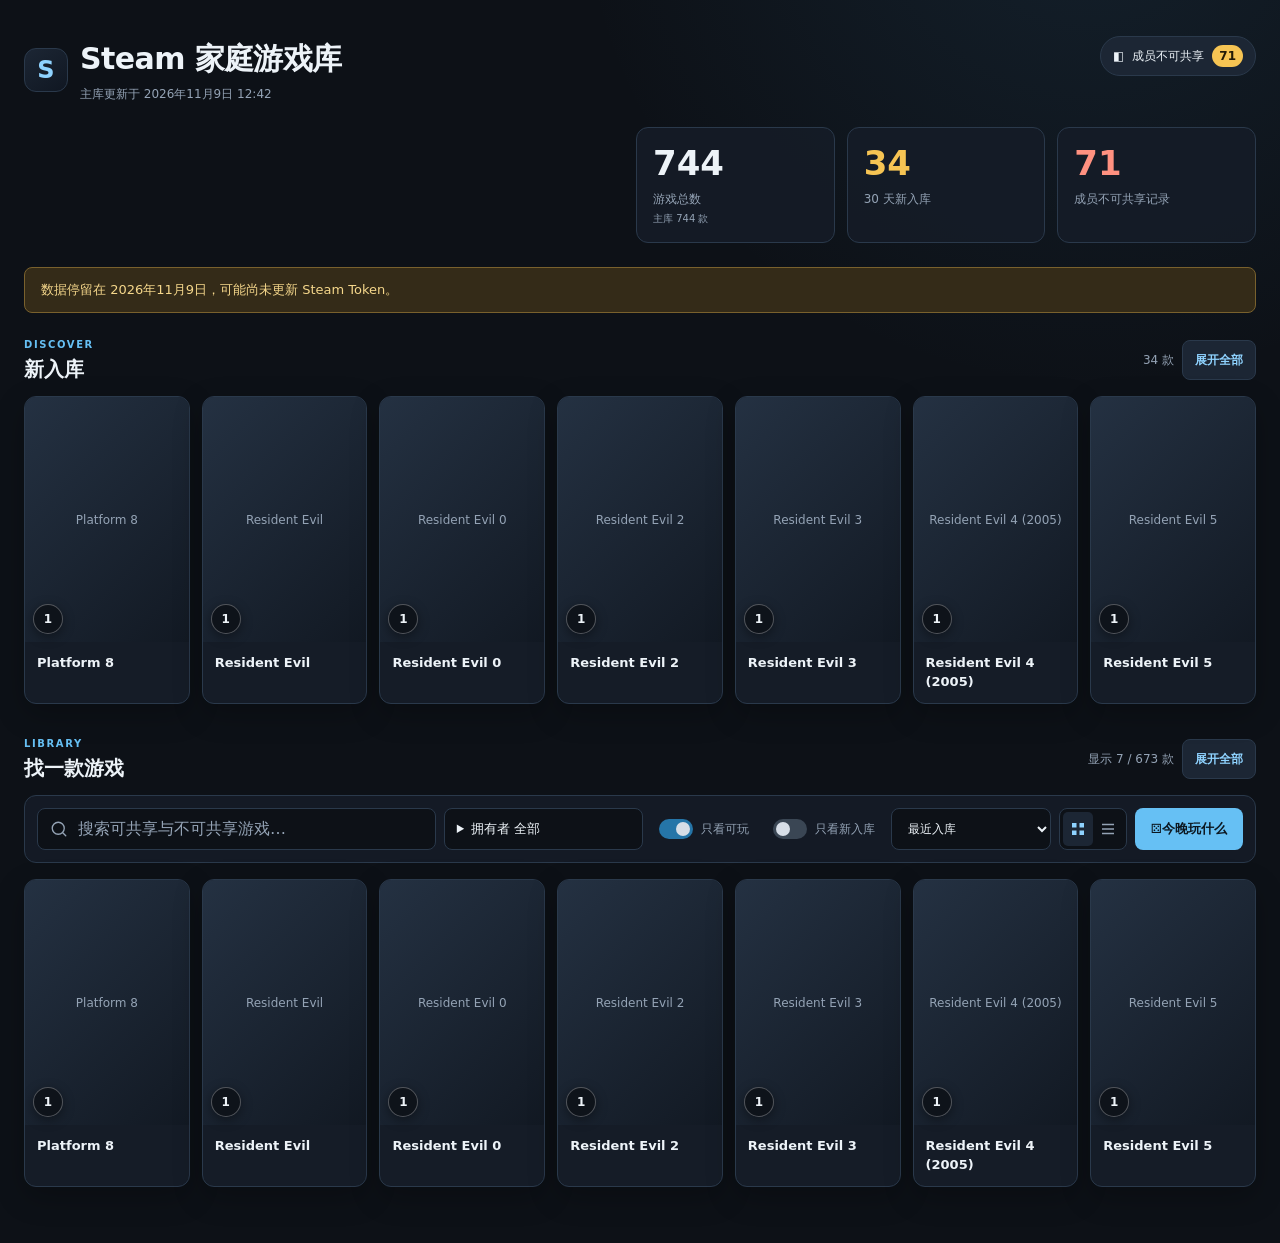
<file: site/index.html>
<!DOCTYPE html>
<html lang="zh-CN">
<head>
  <!--
    本地预览：在 site/ 目录运行 python -m http.server 8000
    真实数据：http://localhost:8000/
    模拟数据：http://localhost:8000/?mock=1
  -->
  <meta charset="UTF-8">
  <meta name="viewport" content="width=device-width, initial-scale=1.0">
  <meta name="color-scheme" content="dark">
  <title>Steam 家庭游戏库</title>
  <link rel="stylesheet" href="styles.css">
  <script src="app.js" defer></script>
</head>
<body>
  <div class="page-shell">
    <header class="page-header">
      <div class="header-main">
        <div class="brand">
          <span class="brand-icon" aria-hidden="true">S</span>
          <div>
            <h1>Steam 家庭游戏库</h1>
            <p id="updated-at" class="updated-at">正在读取数据…</p>
          </div>
        </div>
        <button id="member-panel-button" class="member-panel-button" type="button" aria-haspopup="dialog">
          <span aria-hidden="true">◧</span>
          成员不可共享
          <strong id="member-panel-badge">0</strong>
        </button>
      </div>
      <div class="stats" aria-label="游戏库统计">
        <div class="stat-card">
          <strong id="total-count">—</strong>
          <span>游戏总数</span>
          <em id="main-count-note">主库 — 款</em>
        </div>
        <div class="stat-card stat-new">
          <strong id="new-count">—</strong>
          <span>30 天新入库</span>
        </div>
        <div class="stat-card stat-unplayable">
          <strong id="unplayable-count">—</strong>
          <span>成员不可共享记录</span>
        </div>
      </div>
    </header>

    <div id="stale-alert" class="stale-alert" role="status" hidden></div>
    <div id="load-error" class="load-error" role="alert" hidden></div>

    <section class="new-section" aria-labelledby="new-section-title">
      <div class="section-heading">
        <div>
          <p class="eyebrow">DISCOVER</p>
          <h2 id="new-section-title">新入库</h2>
        </div>
        <div class="section-actions">
          <span id="new-section-count" class="section-count"></span>
          <button id="toggle-new" class="expand-button" type="button" aria-expanded="false" aria-controls="new-games" hidden>展开全部</button>
        </div>
      </div>
      <div id="new-games" class="games-grid new-games-grid" aria-live="polite"></div>
      <p id="new-empty" class="inline-empty" hidden>最近 30 天没有新入库游戏。</p>
    </section>

    <section class="library-section" aria-labelledby="library-title">
      <div class="section-heading library-heading">
        <div>
          <p class="eyebrow">LIBRARY</p>
          <h2 id="library-title">找一款游戏</h2>
        </div>
        <div class="section-actions">
          <span id="result-count" class="section-count"></span>
          <button id="toggle-library" class="expand-button" type="button" aria-expanded="false" aria-controls="games" hidden>展开全部</button>
        </div>
      </div>

      <div class="toolbar" aria-label="游戏筛选工具">
        <label class="search-box">
          <span class="visually-hidden">搜索游戏名称</span>
          <svg viewBox="0 0 24 24" aria-hidden="true"><path d="m21 21-4.35-4.35m2.35-5.65a8 8 0 1 1-16 0 8 8 0 0 1 16 0Z"/></svg>
          <input id="search-input" type="search" placeholder="搜索可共享与不可共享游戏…" autocomplete="off">
        </label>

        <details id="owner-filter" class="owner-filter">
          <summary>拥有者 <span id="owner-filter-count"></span></summary>
          <div class="owner-menu">
            <div id="owner-options" class="owner-options"></div>
            <button id="clear-owners" class="text-button" type="button">清空选择</button>
          </div>
        </details>

        <label class="switch-control">
          <input id="playable-only" type="checkbox" checked>
          <span class="switch" aria-hidden="true"></span>
          <span>只看可玩</span>
        </label>

        <label class="switch-control">
          <input id="new-only" type="checkbox">
          <span class="switch" aria-hidden="true"></span>
          <span>只看新入库</span>
        </label>

        <label class="select-control">
          <span class="visually-hidden">排序方式</span>
          <select id="sort-select">
            <option value="recent">最近入库</option>
            <option value="name">名称</option>
            <option value="playtime">我的游玩时长</option>
          </select>
        </label>

        <div class="view-switch" role="group" aria-label="展示方式">
          <button type="button" data-view="grid" class="active" aria-pressed="true" title="海报视图">
            <svg viewBox="0 0 24 24" aria-hidden="true"><path d="M4 4h6v6H4zm10 0h6v6h-6zM4 14h6v6H4zm10 0h6v6h-6z"/></svg>
            <span class="visually-hidden">海报视图</span>
          </button>
          <button type="button" data-view="list" aria-pressed="false" title="列表视图">
            <svg viewBox="0 0 24 24" aria-hidden="true"><path d="M4 6h16M4 12h16M4 18h16"/></svg>
            <span class="visually-hidden">列表视图</span>
          </button>
        </div>

        <button id="random-button" class="random-button" type="button">
          <span aria-hidden="true">⚄</span> 今晚玩什么
        </button>
      </div>

      <div id="loading" class="loading-state" role="status">正在加载游戏库…</div>
      <div id="games" class="games-grid"></div>
      <div id="empty-results" class="empty-results" hidden>
        <strong>没有找到符合条件的游戏</strong>
        <p>试试清空搜索、减少拥有者筛选，或关闭“只看可玩”。</p>
        <button id="reset-filters" class="secondary-button" type="button">重置筛选</button>
      </div>
    </section>
  </div>

  <div id="member-drawer-backdrop" class="drawer-backdrop" hidden>
    <aside id="member-drawer" class="member-drawer" role="dialog" aria-modal="true" aria-labelledby="member-drawer-title" hidden>
      <header class="drawer-header">
        <div>
          <p class="eyebrow">MEMBERS</p>
          <h2 id="member-drawer-title">成员不可共享</h2>
        </div>
        <button id="close-member-drawer" class="drawer-close" type="button" aria-label="关闭成员不可共享面板">×</button>
      </header>
      <p id="member-empty" class="drawer-empty" hidden>尚未收集成员不可共享数据</p>
      <div id="member-groups" class="member-groups"></div>
    </aside>
  </div>

  <div id="game-modal" class="modal-backdrop" role="dialog" aria-modal="true" aria-labelledby="modal-title" hidden>
    <div class="modal-panel">
      <button id="close-modal" class="modal-close" type="button" aria-label="关闭详情">×</button>
      <div id="modal-poster" class="modal-poster"></div>
      <div class="modal-content">
        <p class="eyebrow">GAME DETAILS</p>
        <h2 id="modal-title"></h2>
        <dl class="game-details">
          <div><dt>拥有者</dt><dd id="modal-owners"></dd></div>
          <div><dt>入库日期</dt><dd id="modal-acquired"></dd></div>
          <div><dt>我的游玩时长</dt><dd id="modal-playtime"></dd></div>
        </dl>
        <div id="modal-copy" class="modal-copy"></div>
        <p id="modal-reason" class="modal-reason" hidden></p>
        <div class="modal-actions">
          <a id="store-link" class="primary-button" href="#" target="_blank" rel="noopener noreferrer">Steam 商店</a>
          <a id="xiaoheihe-link" class="secondary-button" href="#" target="_blank" rel="noopener noreferrer">小黑盒</a>
        </div>
        <button id="reroll-button" class="reroll-button" type="button">换一款</button>
      </div>
    </div>
  </div>

  <div id="reason-backdrop" class="reason-backdrop" hidden>
    <div id="reason-popover" class="reason-popover" role="dialog" aria-modal="false" aria-labelledby="reason-popover-title">
      <header>
        <h2 id="reason-popover-title">不可共享原因</h2>
        <button id="close-reason" type="button" aria-label="关闭解释">×</button>
      </header>
      <p id="reason-popover-text"></p>
    </div>
  </div>

  <div id="toast" class="toast" role="status" aria-live="polite" hidden></div>
  <noscript>此看板需要启用 JavaScript 才能读取和筛选游戏数据。</noscript>
</body>
</html>
</file>
<file: site/styles.css>
:root {
  --color-bg: #0d1117;
  --color-surface: #151c27;
  --color-surface-raised: #1c2634;
  --color-surface-hover: #243244;
  --color-border: #2a394b;
  --color-text: #edf3f8;
  --color-muted: #94a3b5;
  --color-accent: #66c0f4;
  --color-accent-strong: #8fd3ff;
  --color-new: #f6c453;
  --color-danger: #ff9180;
  --color-warning-bg: #342b18;
  --color-warning-text: #f5d78b;
  --radius-small: 8px;
  --radius-medium: 12px;
  --radius-large: 18px;
  --space-1: 4px;
  --space-2: 8px;
  --space-3: 12px;
  --space-4: 16px;
  --space-5: 24px;
  --space-6: 32px;
  --card-width: 150px;
  --new-card-width: 150px;
  --content-width: 1500px;
  --shadow-card: 0 10px 30px rgb(0 0 0 / 24%);
  --shadow-overlay: 0 24px 80px rgb(0 0 0 / 55%);
  --transition-fast: 160ms ease;
}

* { box-sizing: border-box; }

[hidden] { display: none !important; }

html {
  background: var(--color-bg);
  scroll-behavior: smooth;
}

body {
  margin: 0;
  min-width: 320px;
  min-height: 100vh;
  color: var(--color-text);
  background:
    radial-gradient(circle at 85% -10%, rgb(61 126 171 / 14%), transparent 32rem),
    var(--color-bg);
  font-family: "Segoe UI", "Microsoft YaHei", system-ui, sans-serif;
  line-height: 1.5;
}

body.modal-open { overflow: hidden; }
button, input, select { color: inherit; font: inherit; }
button, summary, select { cursor: pointer; }
button { border: 0; }
img { display: block; max-width: 100%; }
h1, h2, p { margin: 0; }
:focus-visible {
  outline: 2px solid var(--color-accent);
  outline-offset: 3px;
}

.page-shell {
  width: min(100%, var(--content-width));
  margin: 0 auto;
  padding: var(--space-4);
}

.page-header {
  display: grid;
  gap: var(--space-5);
  padding: var(--space-3) 0 var(--space-5);
}

.header-main {
  display: flex;
  align-items: flex-start;
  justify-content: space-between;
  gap: var(--space-3);
}

.brand {
  display: flex;
  align-items: center;
  gap: var(--space-3);
  min-width: 0;
}

.brand-icon {
  display: grid;
  width: 44px;
  height: 44px;
  flex: 0 0 auto;
  place-items: center;
  border: 1px solid var(--color-border);
  border-radius: var(--radius-medium);
  color: var(--color-accent-strong);
  background: linear-gradient(145deg, var(--color-surface-raised), #101722);
  font-size: 24px;
  font-weight: 800;
}

h1 {
  font-size: clamp(21px, 4vw, 30px);
  letter-spacing: -0.02em;
}

.updated-at {
  margin-top: var(--space-1);
  color: var(--color-muted);
  font-size: 12px;
}

.member-panel-button {
  display: inline-flex;
  align-items: center;
  gap: var(--space-2);
  min-height: 40px;
  flex: 0 0 auto;
  padding: 0 var(--space-3);
  border: 1px solid var(--color-border);
  border-radius: 999px;
  color: var(--color-text);
  background: var(--color-surface-raised);
  font-size: 12px;
  white-space: nowrap;
}

.member-panel-button:hover { background: var(--color-surface-hover); }
.member-panel-button strong {
  min-width: 24px;
  padding: 2px 7px;
  border-radius: 999px;
  color: #211a07;
  background: var(--color-new);
  font-size: 12px;
  text-align: center;
}

.stats {
  display: grid;
  grid-template-columns: repeat(3, minmax(0, 1fr));
  gap: var(--space-2);
}

.stat-card {
  min-width: 0;
  padding: var(--space-3);
  border: 1px solid var(--color-border);
  border-radius: var(--radius-medium);
  background: rgb(21 28 39 / 88%);
}

.stat-card strong,
.stat-card span,
.stat-card em { display: block; }
.stat-card strong {
  color: var(--color-text);
  font-size: clamp(23px, 5vw, 34px);
  line-height: 1.15;
}
.stat-card span {
  margin-top: var(--space-2);
  color: var(--color-muted);
  font-size: 11px;
  line-height: 1.35;
  overflow-wrap: anywhere;
}
.stat-card em {
  margin-top: var(--space-1);
  color: var(--color-muted);
  font-size: 10px;
  font-style: normal;
}
.stat-new strong { color: var(--color-new); }
.stat-unplayable strong { color: var(--color-danger); }

.stale-alert,
.load-error {
  margin-bottom: var(--space-5);
  padding: var(--space-3) var(--space-4);
  border-radius: var(--radius-small);
  font-size: 13px;
}
.stale-alert {
  border: 1px solid #79612d;
  color: var(--color-warning-text);
  background: var(--color-warning-bg);
}
.load-error {
  border: 1px solid #75473f;
  color: #ffc0b4;
  background: #321f20;
}

.new-section,
.library-section { margin-bottom: var(--space-6); }
.section-heading {
  display: flex;
  align-items: center;
  justify-content: space-between;
  gap: var(--space-3);
  margin-bottom: var(--space-3);
}
.section-heading h2 { font-size: 20px; }
.eyebrow {
  margin-bottom: 2px;
  color: var(--color-accent);
  font-size: 10px;
  font-weight: 700;
  letter-spacing: 0.16em;
}
.section-actions {
  display: flex;
  align-items: center;
  justify-content: flex-end;
  gap: var(--space-2);
  min-width: 0;
}
.section-count {
  color: var(--color-muted);
  font-size: 12px;
  white-space: nowrap;
}
.expand-button {
  min-height: 40px;
  padding: 0 var(--space-3);
  border: 1px solid var(--color-border);
  border-radius: var(--radius-small);
  color: var(--color-accent-strong);
  background: var(--color-surface-raised);
  font-size: 12px;
  font-weight: 650;
  white-space: nowrap;
}
.expand-button:hover { background: var(--color-surface-hover); }
.inline-empty {
  padding: var(--space-3) var(--space-4);
  border: 1px dashed var(--color-border);
  border-radius: var(--radius-small);
  color: var(--color-muted);
  font-size: 13px;
}

.games-grid {
  display: grid;
  grid-template-columns: repeat(auto-fill, minmax(min(100%, var(--card-width)), 1fr));
  gap: var(--space-3);
}
.new-games-grid {
  grid-template-columns: repeat(auto-fill, minmax(min(100%, var(--new-card-width)), 1fr));
}

.image-frame {
  position: relative;
  width: 100%;
  overflow: hidden;
  background: linear-gradient(135deg, #243142, #121923);
}
.image-frame img {
  width: 100%;
  height: 100%;
  object-fit: cover;
}
.image-placeholder {
  display: grid;
  width: 100%;
  height: 100%;
  min-height: inherit;
  place-items: center;
  padding: var(--space-3);
  color: var(--color-muted);
  font-size: 12px;
  text-align: center;
  overflow-wrap: anywhere;
}
.new-badge {
  position: absolute;
  z-index: 2;
  top: var(--space-2);
  left: var(--space-2);
  padding: 3px 7px;
  border-radius: 5px;
  color: #211a07;
  background: var(--color-new);
  box-shadow: 0 2px 10px rgb(0 0 0 / 35%);
  font-size: 10px;
  font-weight: 900;
  letter-spacing: 0.06em;
}

.game-card {
  position: relative;
  display: flex;
  min-width: 0;
  flex-direction: column;
  overflow: hidden;
  border: 1px solid var(--color-border);
  border-radius: var(--radius-medium);
  background: var(--color-surface);
  box-shadow: var(--shadow-card);
  cursor: pointer;
  transition: transform var(--transition-fast), border-color var(--transition-fast);
}
.game-card:hover,
.game-card:focus-visible {
  border-color: #52728f;
  transform: translateY(-3px);
}
.poster-frame {
  position: relative;
  aspect-ratio: 2 / 3;
}
.poster-frame > .image-frame {
  position: absolute;
  inset: 0;
  height: 100%;
  aspect-ratio: auto;
}
.game-card:has(.provider-control:hover),
.game-card:has(.provider-control:focus-visible),
.game-card:has(.reason-help:hover),
.game-card:has(.reason-help:focus-visible) {
  z-index: 40;
  overflow: visible;
}
.card-info {
  padding: var(--space-3);
}
.game-name {
  display: -webkit-box;
  overflow: hidden;
  font-size: 13px;
  font-weight: 650;
  line-height: 1.4;
  -webkit-box-orient: vertical;
  -webkit-line-clamp: 2;
  overflow-wrap: anywhere;
}
.game-owners,
.game-reason {
  margin-top: var(--space-1);
  color: var(--color-muted);
  font-size: 11px;
  overflow-wrap: anywhere;
}
.game-reason { color: var(--color-danger); }
.game-card.unplayable .image-frame,
.game-card.unplayable .game-name,
.game-card.unplayable .game-owners {
  filter: grayscale(0.9);
  opacity: 0.55;
}

/* 份数按钮：桌面悬停显示悬浮框，移动端点击展开卡片内提供者区域。 */
.provider-control {
  position: absolute;
  z-index: 4;
  bottom: var(--space-2);
  left: var(--space-2);
  display: grid;
  width: 30px;
  height: 30px;
  place-items: center;
  border: 1px solid rgb(255 255 255 / 28%);
  border-radius: 50%;
  color: var(--color-text);
  background: rgb(13 17 23 / 82%);
  box-shadow: 0 3px 12px rgb(0 0 0 / 40%);
  font-size: 12px;
  font-weight: 800;
}
.provider-control:hover,
.provider-control:focus-visible { background: rgb(37 117 168 / 92%); }
.provider-popover {
  position: absolute;
  z-index: 10;
  bottom: calc(100% + var(--space-2));
  left: 0;
  width: max(190px, max-content);
  max-width: min(320px, calc(100vw - 32px));
  padding: var(--space-3);
  border: 1px solid var(--color-border);
  border-radius: var(--radius-small);
  color: var(--color-text);
  background: var(--color-surface-raised);
  box-shadow: var(--shadow-overlay);
  opacity: 0;
  pointer-events: none;
  transform: translateY(4px);
  transition: opacity var(--transition-fast), transform var(--transition-fast);
}
.provider-popover strong {
  display: block;
  margin-bottom: var(--space-2);
  color: var(--color-accent-strong);
  font-size: 12px;
}
.provider-popover span {
  display: block;
  padding: 2px 0;
  color: var(--color-muted);
  font-size: 12px;
}
.provider-control:hover + .provider-popover,
.provider-control:focus-visible + .provider-popover {
  opacity: 1;
  transform: translateY(0);
}
.provider-panel {
  display: none;
  padding: 0 var(--space-3) var(--space-3);
  border-top: 1px solid var(--color-border);
  background: var(--color-surface-raised);
}
.game-card.providers-open .provider-panel { display: block; }
.provider-panel strong {
  display: block;
  padding: var(--space-2) 0 var(--space-1);
  color: var(--color-accent-strong);
  font-size: 11px;
}
.provider-line {
  padding: 2px 0;
  color: var(--color-muted);
  font-size: 11px;
  overflow-wrap: anywhere;
}
.provider-line.closed { color: var(--color-danger); }

.toolbar {
  display: grid;
  grid-template-columns: repeat(2, minmax(0, 1fr));
  gap: var(--space-2);
  margin-bottom: var(--space-4);
  padding: var(--space-3);
  border: 1px solid var(--color-border);
  border-radius: var(--radius-medium);
  background: rgb(21 28 39 / 92%);
}
.search-box {
  display: flex;
  grid-column: 1 / -1;
  align-items: center;
  gap: var(--space-2);
  min-height: 42px;
  padding: 0 var(--space-3);
  border: 1px solid var(--color-border);
  border-radius: var(--radius-small);
  background: var(--color-bg);
}
.search-box:focus-within { border-color: var(--color-accent); }
.search-box svg {
  width: 18px;
  flex: 0 0 auto;
  fill: none;
  stroke: var(--color-muted);
  stroke-linecap: round;
  stroke-width: 1.8;
}
.search-box input {
  width: 100%;
  min-width: 0;
  border: 0;
  outline: 0;
  background: transparent;
}
.search-box input::placeholder { color: var(--color-muted); }
.owner-filter {
  position: relative;
  min-width: 0;
  min-height: 42px;
  border: 1px solid var(--color-border);
  border-radius: var(--radius-small);
  background: var(--color-bg);
}
.owner-filter summary {
  padding: 10px var(--space-3);
  overflow: hidden;
  font-size: 13px;
  text-overflow: ellipsis;
  white-space: nowrap;
}
.owner-filter[open] { z-index: 20; }
.owner-menu {
  position: absolute;
  z-index: 30;
  top: calc(100% + var(--space-1));
  left: 0;
  width: max(100%, 180px);
  overflow: hidden;
  border: 1px solid var(--color-border);
  border-radius: var(--radius-small);
  background: var(--color-surface-raised);
  box-shadow: var(--shadow-card);
}
.owner-options {
  max-height: 240px;
  padding: var(--space-2);
  overflow-y: auto;
}
.owner-option {
  display: flex;
  align-items: center;
  gap: var(--space-2);
  padding: var(--space-2);
  border-radius: 6px;
  font-size: 13px;
  overflow-wrap: anywhere;
}
.owner-option:hover { background: var(--color-surface-hover); }
.owner-option input { flex: 0 0 auto; accent-color: var(--color-accent); }
.text-button {
  display: block;
  width: 100%;
  padding: var(--space-2) var(--space-3);
  border-top: 1px solid var(--color-border);
  color: var(--color-accent);
  background: transparent;
  font-size: 12px;
  text-align: right;
}
.switch-control {
  display: flex;
  align-items: center;
  gap: var(--space-2);
  min-height: 42px;
  padding: 0 var(--space-2);
  color: var(--color-muted);
  font-size: 12px;
  user-select: none;
}
.switch-control input {
  position: absolute;
  width: 1px;
  height: 1px;
  opacity: 0;
}
.switch {
  position: relative;
  width: 34px;
  height: 20px;
  flex: 0 0 auto;
  border-radius: 999px;
  background: #3a4654;
  transition: background var(--transition-fast);
}
.switch::after {
  position: absolute;
  top: 3px;
  left: 3px;
  width: 14px;
  height: 14px;
  border-radius: 50%;
  background: #d7dee7;
  content: "";
  transition: transform var(--transition-fast);
}
.switch-control input:checked + .switch { background: #2575a8; }
.switch-control input:checked + .switch::after { transform: translateX(14px); }
.switch-control input:focus-visible + .switch {
  outline: 2px solid var(--color-accent);
  outline-offset: 3px;
}
.select-control select {
  width: 100%;
  min-height: 42px;
  padding: 0 var(--space-3);
  border: 1px solid var(--color-border);
  border-radius: var(--radius-small);
  background: var(--color-bg);
  font-size: 12px;
}
.view-switch {
  display: flex;
  min-height: 42px;
  padding: 3px;
  border: 1px solid var(--color-border);
  border-radius: var(--radius-small);
  background: var(--color-bg);
}
.view-switch button {
  display: grid;
  width: 50%;
  place-items: center;
  border-radius: 5px;
  color: var(--color-muted);
  background: transparent;
}
.view-switch button.active {
  color: var(--color-accent-strong);
  background: var(--color-surface-raised);
}
.view-switch svg {
  width: 18px;
  fill: none;
  stroke: currentColor;
  stroke-width: 1.7;
}
.view-switch button[data-view="grid"] svg { fill: currentColor; stroke: none; }
.random-button,
.primary-button,
.secondary-button,
.reroll-button,
.details-button {
  display: inline-flex;
  align-items: center;
  justify-content: center;
  min-height: 42px;
  padding: 0 var(--space-4);
  border-radius: var(--radius-small);
  font-size: 13px;
  font-weight: 650;
  text-decoration: none;
  transition: background var(--transition-fast), transform var(--transition-fast);
}
.random-button {
  grid-column: 1 / -1;
  color: #0c1720;
  background: var(--color-accent);
}
.random-button:hover,
.primary-button:hover {
  background: var(--color-accent-strong);
  transform: translateY(-1px);
}
.secondary-button {
  border: 1px solid var(--color-border);
  color: var(--color-text);
  background: var(--color-surface-raised);
}
.secondary-button:hover,
.details-button:hover,
.reroll-button:hover { background: var(--color-surface-hover); }
.details-button {
  border: 1px solid var(--color-border);
  color: var(--color-accent-strong);
  background: transparent;
}
.loading-state,
.empty-results {
  padding: var(--space-6) var(--space-4);
  color: var(--color-muted);
  text-align: center;
}
.empty-results strong { color: var(--color-text); }
.empty-results p { margin: var(--space-2) 0 var(--space-4); font-size: 13px; }

/* 统一搜索使用横向长卡片，不使用普通海报网格。 */
.search-results {
  display: grid;
  gap: var(--space-3);
}
.search-result-card {
  display: grid;
  grid-template-columns: 86px minmax(0, 1fr);
  gap: var(--space-3);
  min-width: 0;
  padding: var(--space-3);
  border: 1px solid var(--color-border);
  border-radius: var(--radius-medium);
  background: var(--color-surface);
  box-shadow: var(--shadow-card);
}
.search-result-card.unplayable { border-color: #4a3a3f; }
.search-result-card .image-frame {
  width: 86px;
  height: 112px;
  border-radius: var(--radius-small);
}
.search-result-card .image-placeholder { padding: 4px; font-size: 10px; }
.search-result-main {
  display: grid;
  min-width: 0;
  gap: var(--space-2);
}
.search-result-title {
  min-width: 0;
  color: var(--color-text);
  font-size: 15px;
  font-weight: 700;
  overflow-wrap: anywhere;
}
.copy-summary {
  color: var(--color-accent-strong);
  font-size: 12px;
  font-weight: 650;
}
.provider-list {
  display: grid;
  gap: 2px;
  color: var(--color-muted);
  font-size: 12px;
}
.provider-list .closed { color: var(--color-danger); }
.member-flags {
  display: flex;
  flex-wrap: wrap;
  gap: var(--space-1);
}
.member-flag {
  padding: 3px 7px;
  border: 1px solid #6b5732;
  border-radius: 999px;
  color: var(--color-warning-text);
  background: rgb(52 43 24 / 70%);
  font-size: 11px;
}
.result-actions {
  display: grid;
  grid-template-columns: repeat(3, minmax(0, 1fr));
  gap: var(--space-2);
}
.result-actions a,
.result-actions button {
  min-height: 38px;
  padding: 0 var(--space-2);
  font-size: 12px;
  white-space: nowrap;
}

/* 不可共享原因解释：桌面可悬停，移动端点击打开全局解释。 */
.reason-text {
  display: inline-flex;
  align-items: center;
  gap: var(--space-1);
  min-width: 0;
  color: var(--color-danger);
  font-size: inherit;
  overflow-wrap: anywhere;
}
.reason-help {
  position: relative;
  display: inline-grid;
  width: 18px;
  height: 18px;
  flex: 0 0 auto;
  place-items: center;
  border: 1px solid currentColor;
  border-radius: 50%;
  color: var(--color-accent-strong);
  background: transparent;
  font-size: 11px;
  font-weight: 800;
  line-height: 1;
}
.reason-tip {
  position: absolute;
  z-index: 20;
  bottom: calc(100% + var(--space-2));
  left: 50%;
  width: min(320px, calc(100vw - 32px));
  padding: var(--space-3);
  border: 1px solid var(--color-border);
  border-radius: var(--radius-small);
  color: var(--color-text);
  background: var(--color-surface-raised);
  box-shadow: var(--shadow-overlay);
  font-size: 12px;
  font-weight: 400;
  line-height: 1.6;
  opacity: 0;
  pointer-events: none;
  transform: translate(-50%, 4px);
  transition: opacity var(--transition-fast), transform var(--transition-fast);
}
.reason-help:hover .reason-tip,
.reason-help:focus-visible .reason-tip {
  opacity: 1;
  transform: translate(-50%, 0);
}
.reason-backdrop {
  position: fixed;
  z-index: 180;
  inset: 0;
  display: grid;
  place-items: center;
  padding: var(--space-4);
  background: rgb(3 7 12 / 58%);
}
.reason-popover {
  width: min(430px, 100%);
  max-height: calc(100dvh - var(--space-6));
  overflow-y: auto;
  padding: var(--space-4);
  border: 1px solid var(--color-border);
  border-radius: var(--radius-large);
  background: var(--color-surface);
  box-shadow: var(--shadow-overlay);
}
.reason-popover header {
  display: flex;
  align-items: center;
  justify-content: space-between;
  gap: var(--space-3);
  margin-bottom: var(--space-3);
}
.reason-popover h2 { font-size: 16px; }
.reason-popover header button {
  display: grid;
  width: 32px;
  height: 32px;
  place-items: center;
  border-radius: 50%;
  color: var(--color-text);
  background: var(--color-surface-raised);
  font-size: 22px;
  line-height: 1;
}
.reason-popover p {
  color: var(--color-muted);
  font-size: 13px;
  line-height: 1.7;
  overflow-wrap: anywhere;
}

.games-list {
  display: grid;
  gap: var(--space-2);
}
.list-row {
  display: grid;
  grid-template-columns: 52px minmax(0, 1fr);
  gap: var(--space-3);
  width: 100%;
  padding: var(--space-2);
  border: 1px solid var(--color-border);
  border-radius: var(--radius-small);
  color: var(--color-text);
  background: var(--color-surface);
  text-align: left;
}
.list-row:hover { background: var(--color-surface-raised); }
.list-row .image-frame {
  width: 52px;
  height: 66px;
  border-radius: 5px;
}
.list-row .image-placeholder { padding: 3px; font-size: 9px; }
.list-row .provider-control { width: 22px; height: 22px; font-size: 10px; }
.list-main { align-self: center; min-width: 0; }
.list-main .game-name {
  display: block;
  overflow: hidden;
  text-overflow: ellipsis;
  white-space: nowrap;
}
.list-meta {
  display: flex;
  flex-wrap: wrap;
  gap: 2px var(--space-3);
  margin-top: var(--space-1);
  color: var(--color-muted);
  font-size: 11px;
}
.list-row.unplayable { opacity: 0.58; }

.drawer-backdrop {
  position: fixed;
  z-index: 140;
  inset: 0;
  display: flex;
  justify-content: flex-end;
  background: rgb(3 7 12 / 68%);
  backdrop-filter: blur(3px);
}
.member-drawer {
  display: flex;
  width: min(100%, 470px);
  height: 100dvh;
  flex-direction: column;
  overflow: hidden;
  border-left: 1px solid var(--color-border);
  background: var(--color-surface);
  box-shadow: var(--shadow-overlay);
}
.drawer-header {
  display: flex;
  align-items: center;
  justify-content: space-between;
  gap: var(--space-3);
  padding: var(--space-4);
  border-bottom: 1px solid var(--color-border);
}
.drawer-header h2 { font-size: 19px; }
.drawer-close {
  display: grid;
  width: 38px;
  height: 38px;
  place-items: center;
  border: 1px solid var(--color-border);
  border-radius: 50%;
  color: var(--color-text);
  background: var(--color-surface-raised);
  font-size: 25px;
  line-height: 1;
}
.drawer-empty {
  margin: var(--space-5);
  padding: var(--space-4);
  border: 1px dashed var(--color-border);
  border-radius: var(--radius-small);
  color: var(--color-muted);
  font-size: 13px;
  text-align: center;
}
.member-groups {
  display: grid;
  gap: var(--space-3);
  padding: var(--space-4);
  overflow-y: auto;
}
.member-group {
  border: 1px solid var(--color-border);
  border-radius: var(--radius-medium);
  background: var(--color-surface-raised);
}
.member-group summary {
  display: grid;
  grid-template-columns: minmax(0, 1fr) auto;
  gap: var(--space-2) var(--space-3);
  padding: var(--space-3);
  list-style: none;
}
.member-group summary::-webkit-details-marker { display: none; }
.member-name {
  min-width: 0;
  font-size: 14px;
  font-weight: 700;
  overflow-wrap: anywhere;
}
.member-meta {
  grid-column: 1 / -1;
  color: var(--color-muted);
  font-size: 11px;
}
.member-count {
  align-self: start;
  padding: 2px 8px;
  border-radius: 999px;
  color: #211a07;
  background: var(--color-new);
  font-size: 11px;
  font-weight: 800;
}
.member-game-list {
  display: grid;
  gap: var(--space-2);
  padding: 0 var(--space-3) var(--space-3);
}
.member-game {
  display: grid;
  grid-template-columns: 44px minmax(0, 1fr);
  gap: var(--space-2);
  min-width: 0;
  padding: var(--space-2);
  border: 1px solid var(--color-border);
  border-radius: var(--radius-small);
  background: var(--color-surface);
}
.member-game .image-frame {
  width: 44px;
  height: 56px;
  border-radius: 5px;
}
.member-game .image-placeholder { padding: 2px; font-size: 8px; }
.member-game-info { min-width: 0; }
.member-game-name {
  color: var(--color-text);
  font-size: 12px;
  font-weight: 650;
  overflow-wrap: anywhere;
}
.member-game-owners {
  margin-top: 2px;
  color: var(--color-muted);
  font-size: 11px;
  overflow-wrap: anywhere;
}
.member-game .reason-text { margin-top: var(--space-1); font-size: 11px; }

.modal-backdrop {
  position: fixed;
  z-index: 160;
  inset: 0;
  display: grid;
  place-items: end center;
  padding: var(--space-3);
  overflow-y: auto;
  background: rgb(3 7 12 / 82%);
  backdrop-filter: blur(6px);
}
.modal-panel {
  position: relative;
  display: grid;
  width: min(100%, 760px);
  max-height: calc(100dvh - var(--space-5));
  overflow-y: auto;
  border: 1px solid var(--color-border);
  border-radius: var(--radius-large);
  background: var(--color-surface);
  box-shadow: var(--shadow-overlay);
}
.modal-close {
  position: absolute;
  z-index: 5;
  top: var(--space-2);
  right: var(--space-2);
  display: grid;
  width: 36px;
  height: 36px;
  place-items: center;
  border: 1px solid var(--color-border);
  border-radius: 50%;
  color: var(--color-text);
  background: rgb(13 17 23 / 80%);
  font-size: 25px;
  line-height: 1;
}
.modal-poster .image-frame { height: 170px; }
.modal-poster img { object-position: center 22%; }
.modal-content { min-width: 0; padding: var(--space-5); }
.modal-content h2 {
  padding-right: var(--space-5);
  font-size: 23px;
  overflow-wrap: anywhere;
}
.game-details {
  display: grid;
  gap: var(--space-3);
  margin: var(--space-5) 0 var(--space-3);
}
.game-details div {
  display: grid;
  grid-template-columns: 100px minmax(0, 1fr);
  gap: var(--space-3);
}
.game-details dt { color: var(--color-muted); font-size: 13px; }
.game-details dd {
  margin: 0;
  font-size: 13px;
  overflow-wrap: anywhere;
}
.modal-copy {
  margin-bottom: var(--space-4);
  padding: var(--space-3);
  border: 1px solid var(--color-border);
  border-radius: var(--radius-small);
  background: var(--color-surface-raised);
}
.modal-copy strong {
  display: block;
  margin-bottom: var(--space-1);
  color: var(--color-accent-strong);
  font-size: 12px;
}
.modal-copy span {
  display: block;
  color: var(--color-muted);
  font-size: 12px;
}
.modal-reason {
  margin-bottom: var(--space-4);
  padding: var(--space-3);
  border-radius: var(--radius-small);
  color: var(--color-danger);
  background: rgb(117 71 63 / 20%);
  font-size: 13px;
}
.modal-actions {
  display: grid;
  grid-template-columns: repeat(2, minmax(0, 1fr));
  gap: var(--space-2);
}
.modal-actions a[hidden] { display: none; }
.reroll-button {
  width: 100%;
  margin-top: var(--space-3);
  color: var(--color-accent-strong);
  background: transparent;
}
.toast {
  position: fixed;
  z-index: 220;
  right: var(--space-4);
  bottom: var(--space-4);
  left: var(--space-4);
  padding: var(--space-3) var(--space-4);
  border: 1px solid var(--color-border);
  border-radius: var(--radius-small);
  color: var(--color-text);
  background: var(--color-surface-raised);
  box-shadow: var(--shadow-card);
  font-size: 13px;
  text-align: center;
}
.visually-hidden {
  position: absolute;
  width: 1px;
  height: 1px;
  padding: 0;
  overflow: hidden;
  clip: rect(0, 0, 0, 0);
  white-space: nowrap;
  border: 0;
}

@media (min-width: 600px) {
  .page-shell { padding: var(--space-5); }
  .toolbar { grid-template-columns: repeat(3, minmax(0, 1fr)); }
  .random-button { grid-column: auto; }
  .search-result-card { grid-template-columns: 112px minmax(0, 1fr) auto; }
  .search-result-card .image-frame { width: 112px; height: 146px; }
  .result-actions { width: 150px; grid-template-columns: 1fr; }
  .modal-backdrop { place-items: center; }
  .modal-panel {
    grid-template-columns: 240px minmax(0, 1fr);
    overflow: hidden;
  }
  .modal-poster .image-frame {
    height: 100%;
    min-height: 420px;
  }
  .modal-content {
    max-height: calc(100dvh - 48px);
    overflow-y: auto;
    padding: var(--space-6);
  }
  .toast {
    right: var(--space-5);
    left: auto;
    max-width: 420px;
  }
}

@media (min-width: 900px) {
  .page-header {
    grid-template-columns: minmax(0, 1fr) minmax(480px, 620px);
    align-items: center;
  }
  .header-main { grid-column: 1 / -1; }
  .stats {
    grid-column: 2;
    grid-row: 2;
    width: 100%;
    gap: var(--space-3);
  }
  .stat-card { padding: var(--space-4); }
  .stat-card span { font-size: 12px; }
  .toolbar {
    grid-template-columns: minmax(220px, 2fr) minmax(130px, 1fr) auto auto minmax(120px, 0.8fr) auto auto;
    align-items: center;
  }
  .search-box { grid-column: auto; }
  .list-row { grid-template-columns: 52px minmax(180px, 1fr) minmax(300px, 1.2fr); }
  .list-main { display: contents; }
  .list-main .game-name { align-self: center; }
  .list-meta { align-self: center; margin-top: 0; }
}

@media (hover: none) {
  /* 触屏设备使用点击展开和全局解释，避免依赖悬停。 */
  .provider-popover,
  .reason-tip { display: none; }
}

@media (max-width: 620px) {
  .header-main { align-items: stretch; flex-direction: column; }
  .member-panel-button { justify-content: center; }
  .stats { grid-template-columns: repeat(3, minmax(0, 1fr)); }
  .search-result-card { grid-template-columns: 74px minmax(0, 1fr); }
  .search-result-card .image-frame { width: 74px; height: 98px; }
  .result-actions { grid-column: 1 / -1; }
  .member-drawer {
    width: 100%;
    border-left: 0;
  }
}

@media (prefers-reduced-motion: reduce) {
  *, *::before, *::after {
    scroll-behavior: auto !important;
    transition: none !important;
  }
}
</file>
